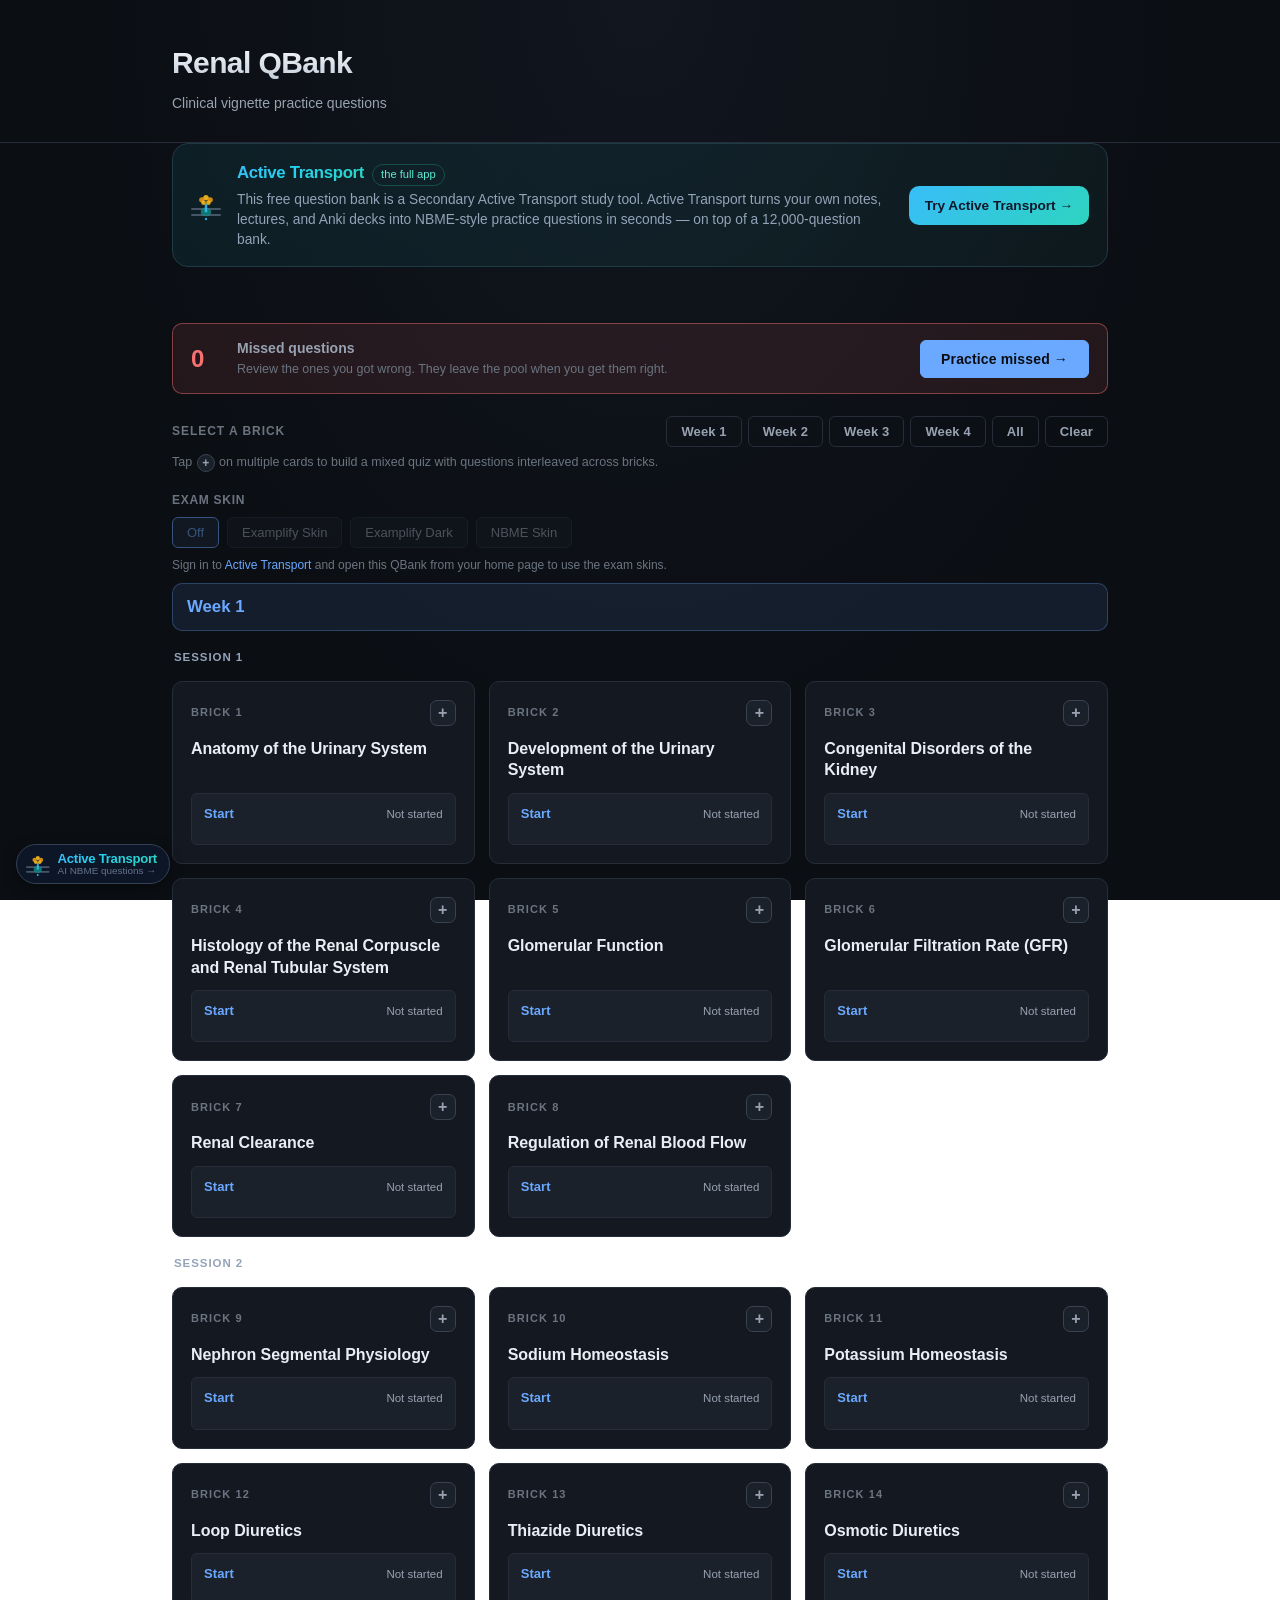
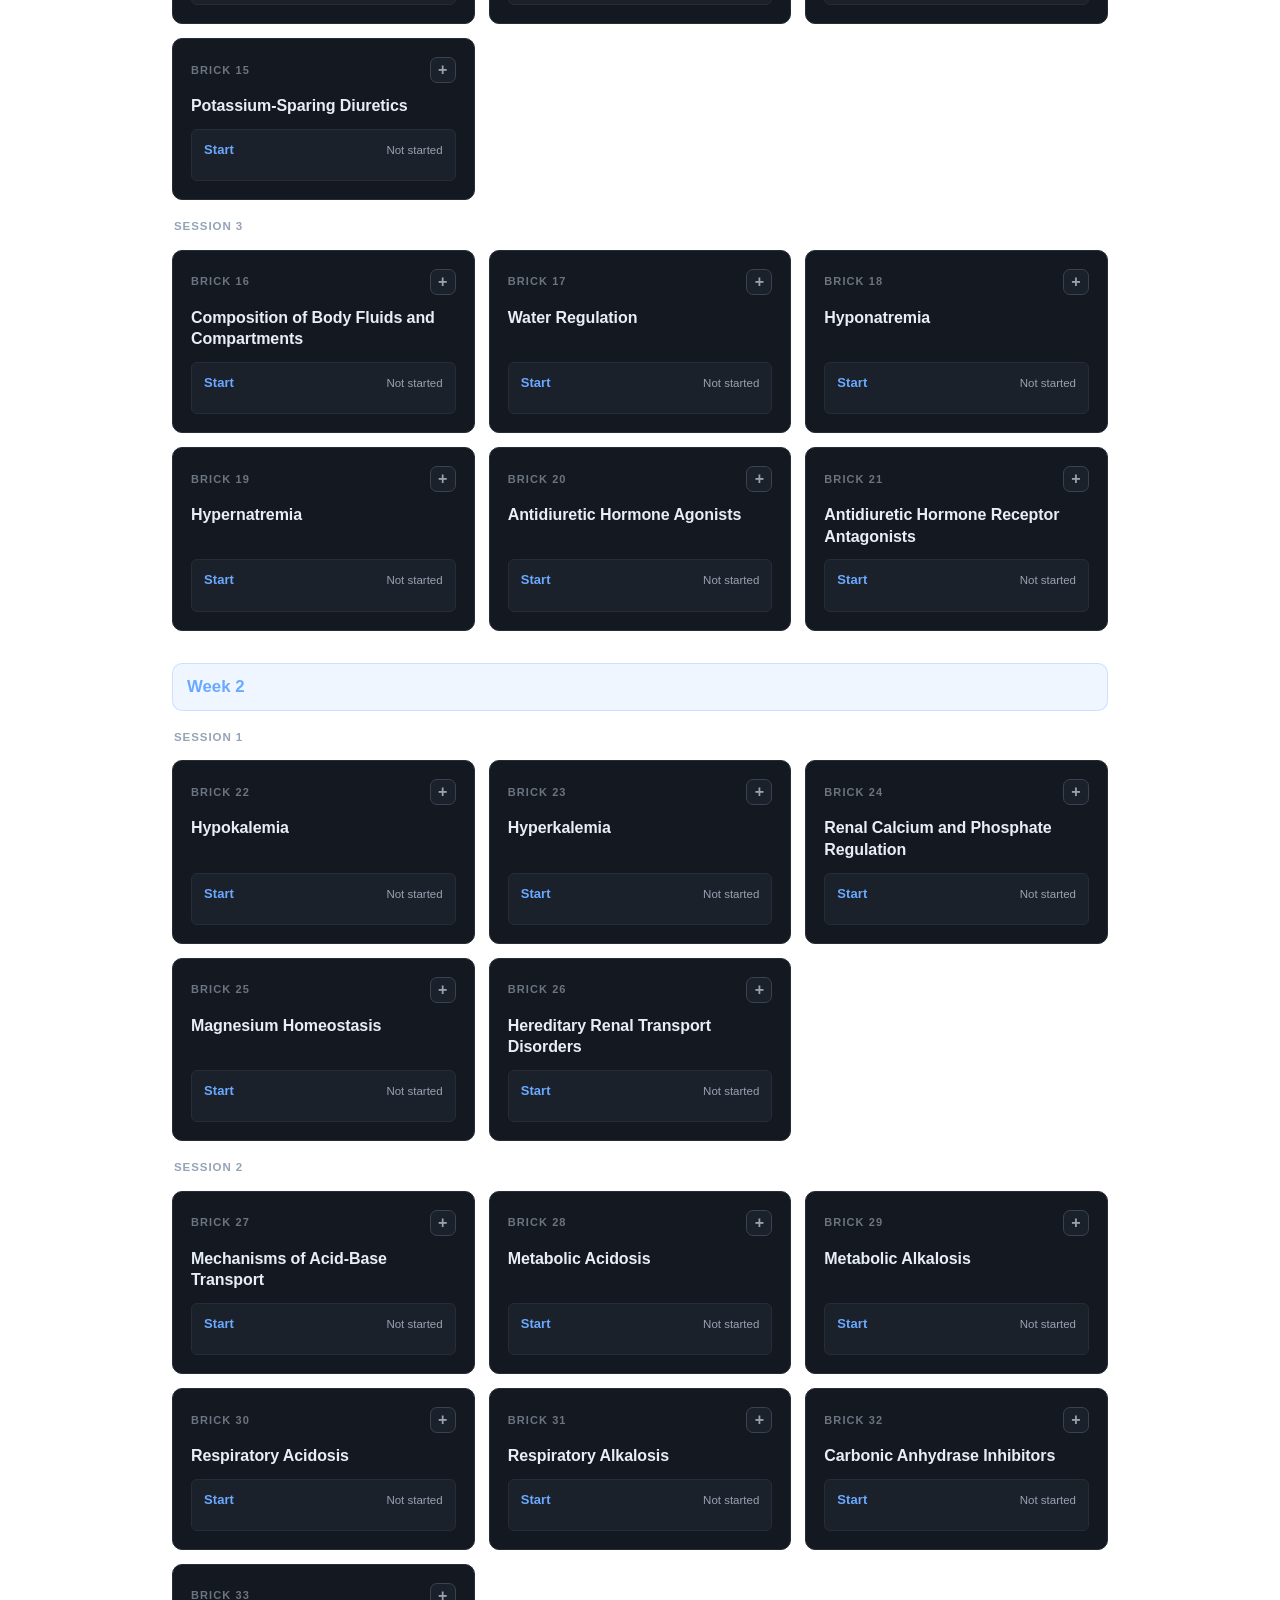
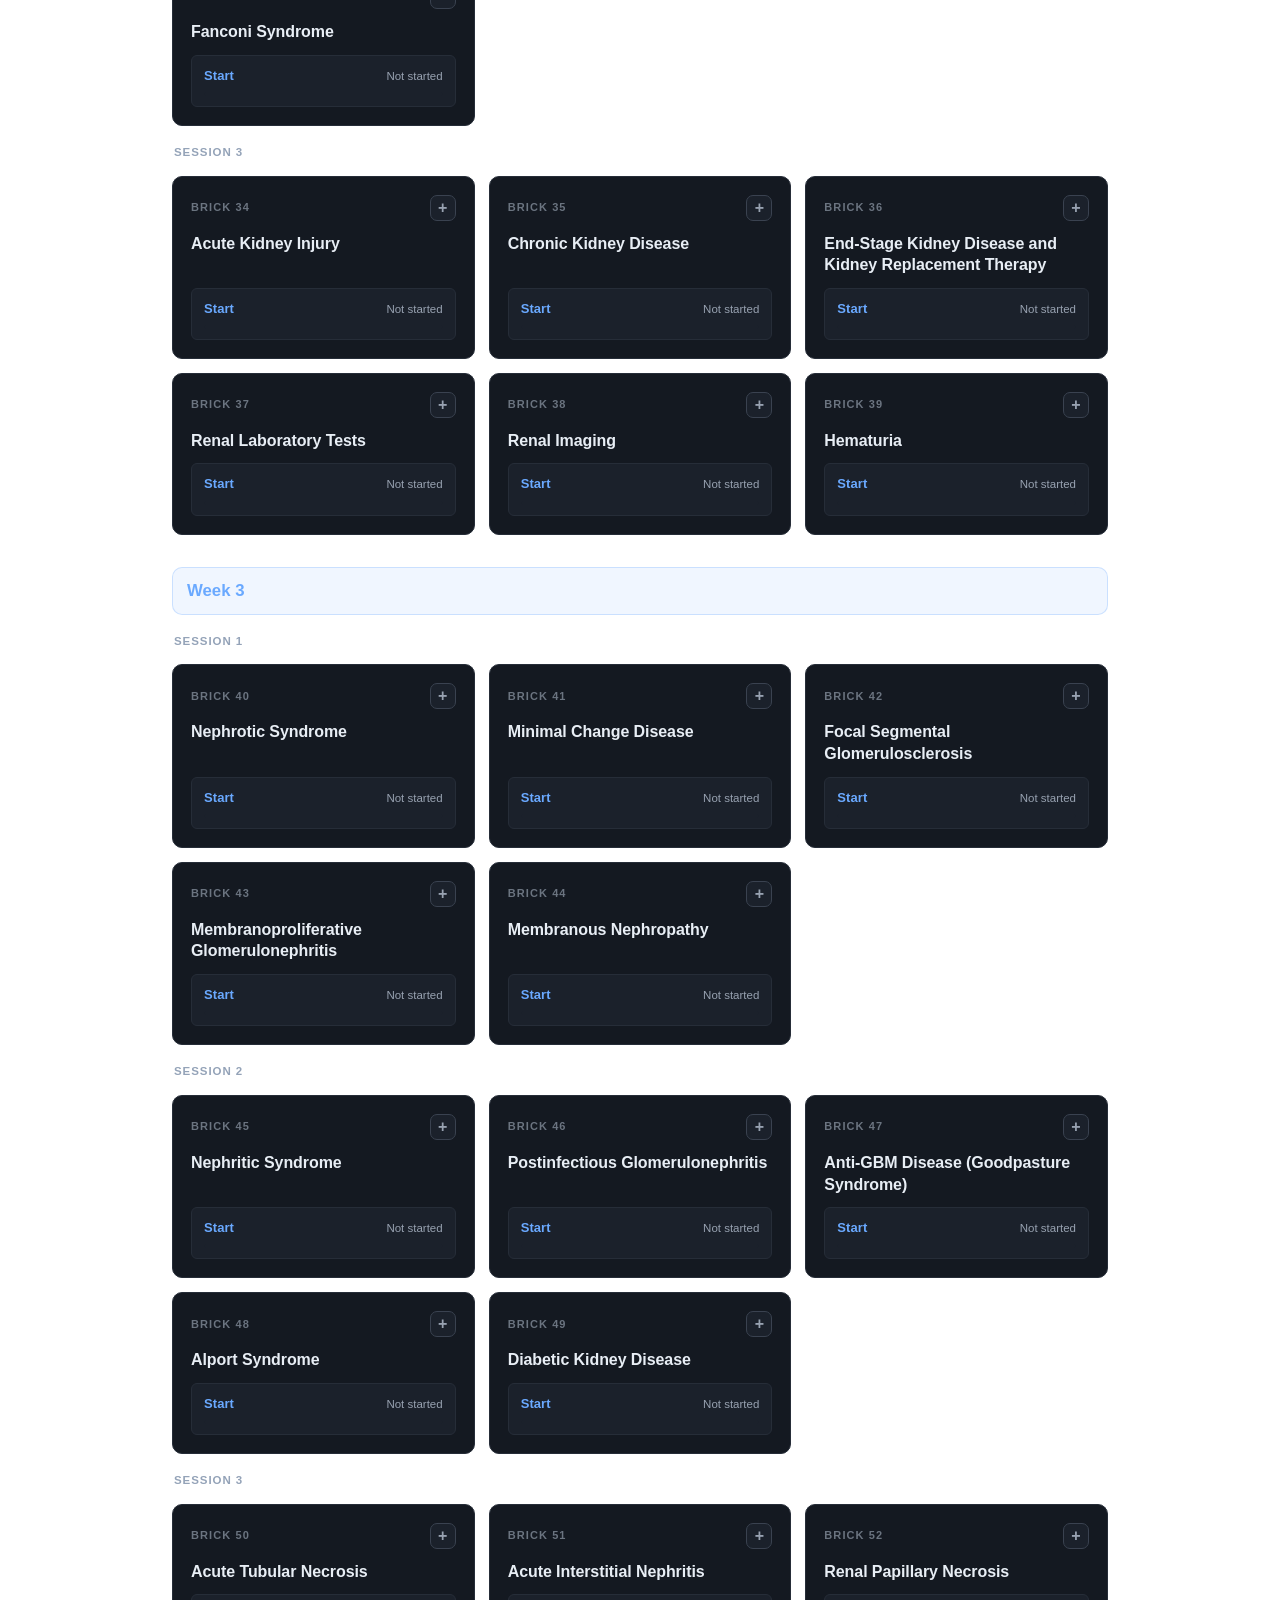
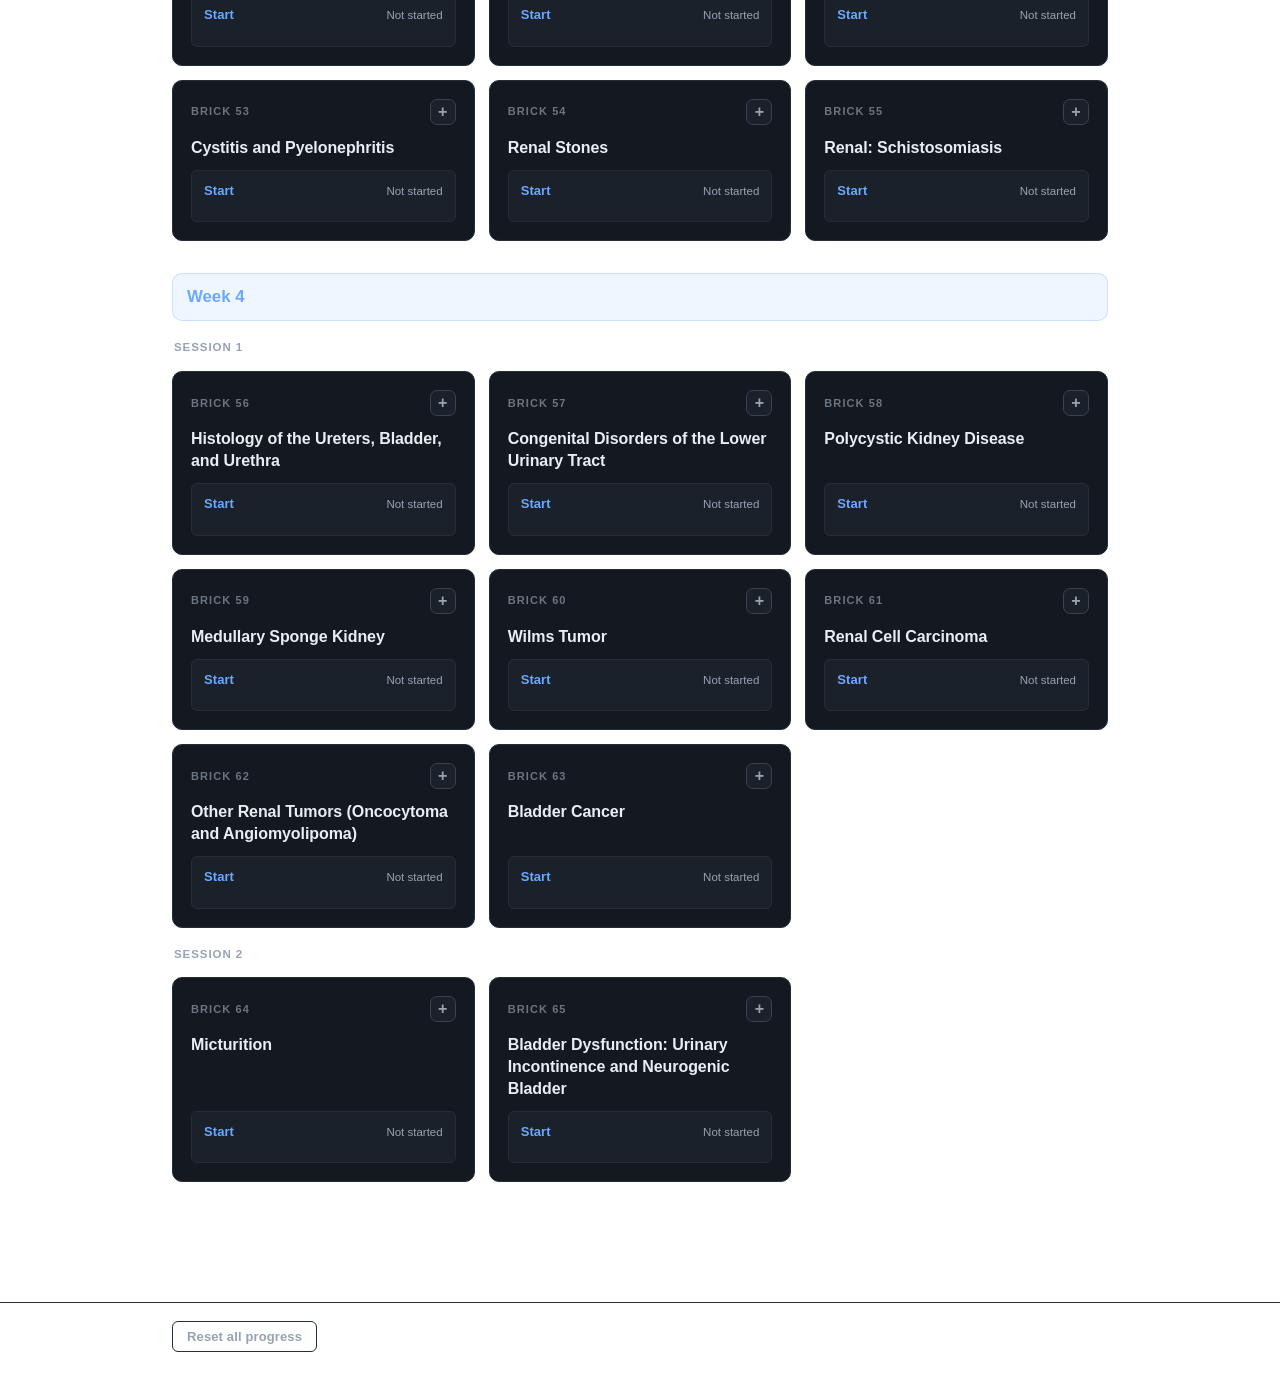
<file: index.html>
<!DOCTYPE html>
<html lang="en">
<head>
  <meta charset="UTF-8" />
  <meta name="viewport" content="width=device-width, initial-scale=1.0" />
  <title>Renal QBank</title>
  <link rel="stylesheet" href="style.css" />
  <link rel="stylesheet" href="skins.css" />
  <script defer src="https://activetransport.app/static/tool-track.js"></script>
  <script src="skins.js"></script>
</head>
<body>
  <header class="site-header">
    <div class="container">
      <h1 class="site-title">Renal QBank</h1>
      <p class="site-subtitle">Clinical vignette practice questions</p>
    </div>
  </header>

  <main class="container">
      <a class="at-card" href="https://activetransport.app" target="_blank" rel="noopener noreferrer"><span class="at-logo"><svg viewBox="0 0 120 112" style="display:block;width:100%;height:100%;overflow:visible"><rect x="0" y="68" width="120" height="8" rx="4" fill="#475569"/><rect x="0" y="92" width="120" height="8" rx="4" fill="#475569"/><ellipse cx="60" cy="84" rx="20" ry="16" fill="#0d7f76" opacity=".92" stroke="#38bdf8" stroke-width="1.4" stroke-opacity=".75"/><rect x="55" y="50" width="10" height="36" rx="5" fill="#38bdf8" opacity=".85"/><g class="atm-head"><ellipse cx="60" cy="37" rx="22" ry="16" fill="#fbbf24" opacity=".28"/><circle cx="60" cy="26" r="10.5" fill="#fbbf24" opacity=".85"/><circle cx="43" cy="35" r="10.5" fill="#f59e0b" opacity=".82"/><circle cx="77" cy="35" r="10.5" fill="#f59e0b" opacity=".82"/></g><circle class="atm-sub" cx="60" cy="112" r="4.5"/><g class="atm-head"><circle cx="50" cy="47" r="9" fill="#fbbf24" opacity=".82"/><circle cx="70" cy="47" r="9" fill="#fbbf24" opacity=".82"/></g></svg></span><span style="flex:1 1 auto;min-width:0"><span style="display:flex;align-items:baseline;gap:8px;flex-wrap:wrap"><span class="at-word" style="font-size:1.05rem">Active Transport</span><span style="font-size:.7rem;color:#5eead4;border:1px solid #164e46;border-radius:999px;padding:1px 8px">the full app</span></span><p>This free question bank is a Secondary Active Transport study tool. Active Transport turns your own notes, lectures, and Anki decks into NBME-style practice questions in seconds &mdash; on top of a 12,000-question bank.</p></span><span class="at-cta">Try Active Transport &rarr;</span></a>
    <section class="bricks-section">
      <div id="missed-banner" class="missed-banner" hidden>
        <div class="missed-banner-info">
          <span class="missed-banner-count" id="missed-count">0</span>
          <div class="missed-banner-text">
            <div class="missed-banner-title">Missed questions</div>
            <div class="missed-banner-sub">Review the ones you got wrong. They leave the pool when you get them right.</div>
          </div>
        </div>
        <button id="missed-start" class="btn" type="button">Practice missed →</button>
      </div>

      <div class="bricks-toolbar">
        <h2 class="section-title">Select a brick</h2>
        <div class="bricks-toolbar-actions">
          <button id="select-week-1" class="btn btn-ghost btn-small" type="button">Week 1</button>
          <button id="select-week-2" class="btn btn-ghost btn-small" type="button">Week 2</button>
          <button id="select-week-3" class="btn btn-ghost btn-small" type="button">Week 3</button>
          <button id="select-week-4" class="btn btn-ghost btn-small" type="button">Week 4</button>
          <button id="select-all" class="btn btn-ghost btn-small" type="button">All</button>
          <button id="select-clear" class="btn btn-ghost btn-small" type="button">Clear</button>
        </div>
      </div>
      <p class="bricks-hint">Tap <span class="bricks-hint-pill">+</span> on multiple cards to build a mixed quiz with questions interleaved across bricks.</p>
      <div id="skin-picker"></div>
      <div id="brick-grid" class="brick-grid"></div>
    </section>
  </main>

  <div id="mix-bar" class="mix-bar" hidden>
    <div class="container mix-bar-row">
      <div class="mix-bar-info">
        <span id="mix-count" class="mix-bar-count">0</span>
        <span class="mix-bar-label">selected · <span id="mix-q-count">0</span> questions</span>
      </div>
      <div class="mix-bar-actions">
        <button id="mix-clear" class="btn btn-ghost btn-small" type="button">Clear</button>
        <button id="mix-start" class="btn btn-small" type="button">Start mixed quiz →</button>
      </div>
    </div>
  </div>

  <footer class="site-footer">
    <div class="container">
      <button id="reset-all" class="btn btn-ghost btn-small" type="button">Reset all progress</button>
    </div>
  </footer>

  <script src="app.js"></script>
  <script>renderHome(); ATSkin.renderPicker(document.getElementById("skin-picker"));</script>
  <a class="at-badge" href="https://activetransport.app" target="_blank" rel="noopener noreferrer" title="Made by Active Transport — AI NBME questions from your notes"><span class="at-logo"><svg viewBox="0 0 120 112" style="display:block;width:100%;height:100%;overflow:visible"><rect x="0" y="68" width="120" height="8" rx="4" fill="#475569"/><rect x="0" y="92" width="120" height="8" rx="4" fill="#475569"/><ellipse cx="60" cy="84" rx="20" ry="16" fill="#0d7f76" opacity=".92" stroke="#38bdf8" stroke-width="1.4" stroke-opacity=".75"/><rect x="55" y="50" width="10" height="36" rx="5" fill="#38bdf8" opacity=".85"/><g class="atm-head"><ellipse cx="60" cy="37" rx="22" ry="16" fill="#fbbf24" opacity=".28"/><circle cx="60" cy="26" r="10.5" fill="#fbbf24" opacity=".85"/><circle cx="43" cy="35" r="10.5" fill="#f59e0b" opacity=".82"/><circle cx="77" cy="35" r="10.5" fill="#f59e0b" opacity=".82"/></g><circle class="atm-sub" cx="60" cy="112" r="4.5"/><g class="atm-head"><circle cx="50" cy="47" r="9" fill="#fbbf24" opacity=".82"/><circle cx="70" cy="47" r="9" fill="#fbbf24" opacity=".82"/></g></svg></span><span class="t"><span class="at-word" style="font-size:.82rem">Active Transport</span><small>AI NBME questions &rarr;</small></span></a>
</body>
</html>
</file>
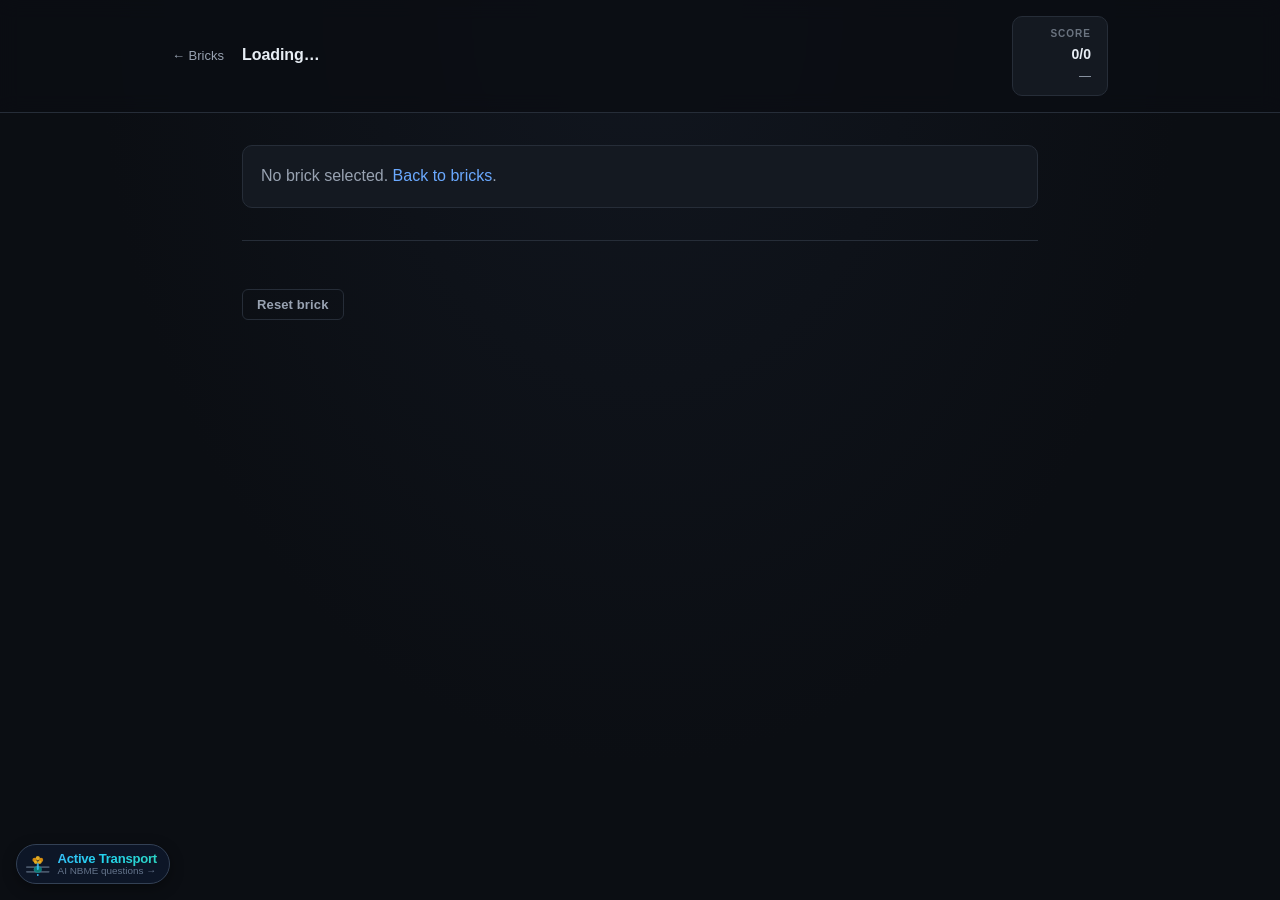
<file: quiz.html>
<!DOCTYPE html>
<html lang="en">
<head>
  <meta charset="UTF-8" />
  <meta name="viewport" content="width=device-width, initial-scale=1.0" />
  <title>Renal QBank &mdash; Quiz</title>
  <link rel="stylesheet" href="style.css" />
  <link rel="stylesheet" href="skins.css" />
  <script defer src="https://activetransport.app/static/tool-track.js"></script>
  <script src="skins.js"></script>
  <script>ATSkin.restore();</script>
</head>
<body>
  <header class="quiz-header">
    <div class="container quiz-header-row">
      <div class="quiz-header-left">
        <a href="index.html" class="back-link" aria-label="Back to bricks">&larr; Bricks</a>
        <div>
          <div class="quiz-brick-title-row">
            <span id="brick-title" class="quiz-brick-title">Loading&hellip;</span>
          </div>
          <div id="question-counter" class="quiz-counter"></div>
        </div>
      </div>
      <span id="exam-score" class="exam-score" aria-live="polite"></span>
      <div id="score-badge" class="score-badge" aria-live="polite">
        <span class="score-label">Score</span>
        <span id="score-fraction" class="score-fraction">0/0</span>
        <span id="score-percent" class="score-percent">&mdash;</span>
      </div>
    </div>
  </header>

  <main class="container quiz-main">
    <div id="exam-itembar" class="exam-itembar">
      <span id="exam-itemno" class="exam-itemno"></span>
      <button id="exam-flag" class="exam-flag" type="button"></button>
      <span class="exam-more" aria-hidden="true">&bull;&bull;&bull;</span>
    </div>
    <div id="question-area"></div>
    <div class="palette-rail">
      <span class="palette-head">FILTER &rsaquo;</span>
      <span class="palette-chev" data-dir="up" aria-hidden="true"></span>
      <div id="palette" class="palette" aria-label="Question navigation"></div>
      <span class="palette-chev" data-dir="down" aria-hidden="true"></span>
    </div>
    <div class="quiz-actions">
      <button id="reset-brick" class="btn btn-ghost btn-small" type="button">Reset brick</button>
    </div>
  </main>

  <div id="examfoot" class="examfoot">
    <span id="examfoot-count" class="examfoot-count"></span>
    <div class="examfoot-nav">
      <button id="examfoot-prev" type="button">Previous</button>
      <button id="examfoot-next" type="button">Next</button>
    </div>
  </div>

  <script src="app.js"></script>
  <script>renderQuiz();</script>
  <a class="at-badge" href="https://activetransport.app" target="_blank" rel="noopener noreferrer" title="Made by Active Transport — AI NBME questions from your notes"><span class="at-logo"><svg viewBox="0 0 120 112" style="display:block;width:100%;height:100%;overflow:visible"><rect x="0" y="68" width="120" height="8" rx="4" fill="#475569"/><rect x="0" y="92" width="120" height="8" rx="4" fill="#475569"/><ellipse cx="60" cy="84" rx="20" ry="16" fill="#0d7f76" opacity=".92" stroke="#38bdf8" stroke-width="1.4" stroke-opacity=".75"/><rect x="55" y="50" width="10" height="36" rx="5" fill="#38bdf8" opacity=".85"/><g class="atm-head"><ellipse cx="60" cy="37" rx="22" ry="16" fill="#fbbf24" opacity=".28"/><circle cx="60" cy="26" r="10.5" fill="#fbbf24" opacity=".85"/><circle cx="43" cy="35" r="10.5" fill="#f59e0b" opacity=".82"/><circle cx="77" cy="35" r="10.5" fill="#f59e0b" opacity=".82"/></g><circle class="atm-sub" cx="60" cy="112" r="4.5"/><g class="atm-head"><circle cx="50" cy="47" r="9" fill="#fbbf24" opacity=".82"/><circle cx="70" cy="47" r="9" fill="#fbbf24" opacity=".82"/></g></svg></span><span class="t"><span class="at-word" style="font-size:.82rem">Active Transport</span><small>AI NBME questions &rarr;</small></span></a>
</body>
</html>
</file>
<file: style.css>
:root {
  --bg: #0b0e13;
  --bg-elev: #141921;
  --bg-elev-2: #1b212b;
  --bg-elev-3: #232a36;
  --border: #262d38;
  --border-strong: #3a4250;
  --text: #e8eef5;
  --text-muted: #98a2b1;
  --text-faint: #6b7480;
  --accent: #6aa9ff;
  --accent-hover: #8dbdff;
  --accent-soft: rgba(106, 169, 255, 0.14);
  --correct: #4ade80;
  --correct-bg: rgba(74, 222, 128, 0.10);
  --correct-border: rgba(74, 222, 128, 0.45);
  --incorrect: #f87171;
  --incorrect-bg: rgba(248, 113, 113, 0.10);
  --incorrect-border: rgba(248, 113, 113, 0.45);
  --shadow-sm: 0 1px 2px rgba(0, 0, 0, 0.3);
  --shadow-md: 0 4px 14px rgba(0, 0, 0, 0.35);
  --shadow-glow: 0 0 0 3px rgba(106, 169, 255, 0.18);
  --radius: 10px;
  --radius-sm: 6px;
  --ease: cubic-bezier(0.4, 0, 0.2, 1);
  --ease-out: cubic-bezier(0.16, 1, 0.3, 1);
  --t-fast: 0.15s;
  --t-med: 0.28s;
  --t-slow: 0.45s;
}

* { box-sizing: border-box; }

html, body {
  margin: 0;
  padding: 0;
  background: radial-gradient(ellipse at top, #11161f 0%, var(--bg) 60%) fixed;
  color: var(--text);
  font-family: -apple-system, BlinkMacSystemFont, "Inter", "Segoe UI", "Helvetica Neue", Helvetica, Arial, sans-serif;
  font-size: 16px;
  line-height: 1.55;
  -webkit-font-smoothing: antialiased;
  -moz-osx-font-smoothing: grayscale;
}

a { color: var(--accent); text-decoration: none; transition: color var(--t-fast) var(--ease); }
a:hover { color: var(--accent-hover); }

button { font-family: inherit; }

:focus-visible {
  outline: none;
  box-shadow: var(--shadow-glow);
  border-radius: var(--radius-sm);
}

.container {
  max-width: 980px;
  margin: 0 auto;
  padding: 0 22px;
}

/* ============ Home ============ */
.site-header {
  border-bottom: 1px solid var(--border);
  padding: 40px 0 28px;
}
.site-title {
  margin: 0;
  font-size: 30px;
  font-weight: 650;
  letter-spacing: -0.02em;
  background: linear-gradient(180deg, #fff 0%, #b9c6d6 100%);
  -webkit-background-clip: text;
  background-clip: text;
  -webkit-text-fill-color: transparent;
}
.site-subtitle {
  margin: 6px 0 0;
  color: var(--text-muted);
  font-size: 14px;
}

.bricks-section { padding: 32px 0 120px; }

.missed-banner {
  display: flex;
  align-items: center;
  justify-content: space-between;
  gap: 18px;
  padding: 14px 18px;
  margin: 0 0 22px;
  background: var(--incorrect-bg);
  border: 1px solid var(--incorrect-border);
  border-radius: var(--radius);
  flex-wrap: wrap;
}
.missed-banner-info {
  display: flex;
  align-items: center;
  gap: 14px;
}
.missed-banner-count {
  font-size: 24px;
  font-weight: 700;
  color: var(--incorrect);
  font-variant-numeric: tabular-nums;
  min-width: 32px;
}
.missed-banner-title {
  font-size: 14px;
  font-weight: 600;
  color: var(--text-muted);
}
.missed-banner-sub {
  font-size: 12.5px;
  color: var(--text-faint);
}
.section-title {
  font-size: 12px;
  font-weight: 600;
  letter-spacing: 0.08em;
  text-transform: uppercase;
  color: var(--text-faint);
  margin: 0;
}
.bricks-toolbar {
  display: flex;
  justify-content: space-between;
  align-items: center;
  gap: 12px;
  flex-wrap: wrap;
  margin-bottom: 6px;
}
.bricks-toolbar-actions {
  display: flex;
  gap: 6px;
  flex-wrap: wrap;
}
.bricks-hint {
  margin: 0 0 18px;
  font-size: 12.5px;
  color: var(--text-faint);
}
.bricks-hint-pill {
  display: inline-flex;
  align-items: center;
  justify-content: center;
  width: 18px;
  height: 18px;
  border-radius: 50%;
  background: var(--bg-elev-2);
  border: 1px solid var(--border-strong);
  font-weight: 600;
  font-size: 12px;
  color: var(--text-muted);
  vertical-align: middle;
  margin: 0 1px;
}

.brick-grid {
  display: grid;
  grid-template-columns: repeat(auto-fill, minmax(270px, 1fr));
  gap: 14px;
}

.brick-card {
  display: flex;
  flex-direction: column;
  gap: 12px;
  padding: 18px;
  background: var(--bg-elev);
  border: 1px solid var(--border);
  border-radius: var(--radius);
  text-decoration: none;
  color: inherit;
  transition: border-color var(--t-med) var(--ease),
              transform var(--t-med) var(--ease-out),
              box-shadow var(--t-med) var(--ease),
              background var(--t-med) var(--ease);
  min-height: 124px;
  animation: cardEnter 0.5s var(--ease-out) backwards;
}
.brick-card:nth-child(1)  { animation-delay: 0.02s; }
.brick-card:nth-child(2)  { animation-delay: 0.04s; }
.brick-card:nth-child(3)  { animation-delay: 0.06s; }
.brick-card:nth-child(4)  { animation-delay: 0.08s; }
.brick-card:nth-child(5)  { animation-delay: 0.10s; }
.brick-card:nth-child(6)  { animation-delay: 0.12s; }
.brick-card:nth-child(7)  { animation-delay: 0.14s; }
.brick-card:nth-child(8)  { animation-delay: 0.16s; }
.brick-card:nth-child(9)  { animation-delay: 0.18s; }
.brick-card:nth-child(10) { animation-delay: 0.20s; }
.brick-card:nth-child(n+11) { animation-delay: 0.22s; }

@keyframes cardEnter {
  from { opacity: 0; transform: translateY(8px); }
  to   { opacity: 1; transform: translateY(0); }
}

.brick-card:hover {
  border-color: var(--border-strong);
}
.brick-card.disabled {
  opacity: 0.45;
  pointer-events: none;
}
.brick-card-top {
  display: flex;
  justify-content: space-between;
  align-items: center;
  gap: 8px;
}

/* Mix-select checkbox in card */
.mix-select {
  flex: 0 0 auto;
  width: 26px;
  height: 26px;
  border-radius: 7px;
  border: 1px solid var(--border-strong);
  background: var(--bg-elev-2);
  color: var(--text-muted);
  cursor: pointer;
  display: inline-flex;
  align-items: center;
  justify-content: center;
  font-size: 16px;
  font-weight: 700;
  line-height: 1;
  padding: 0;
  font-family: inherit;
  transition:
    border-color var(--t-fast) var(--ease),
    background var(--t-fast) var(--ease),
    color var(--t-fast) var(--ease),
    transform var(--t-fast) var(--ease);
}
.mix-select:hover {
  border-color: var(--accent);
  color: var(--accent);
  transform: scale(1.05);
}
.mix-select.selected {
  background: var(--accent);
  color: #0a0d13;
  border-color: var(--accent);
}
.brick-card.mix-selected {
  border-color: var(--accent);
  box-shadow: 0 0 0 1px var(--accent), var(--shadow-sm);
}

/* Sticky mix bar */
.mix-bar {
  position: fixed;
  left: 0;
  right: 0;
  bottom: 0;
  background: rgba(11, 14, 19, 0.92);
  backdrop-filter: blur(12px);
  -webkit-backdrop-filter: blur(12px);
  border-top: 1px solid var(--border-strong);
  z-index: 20;
  animation: mixBarIn 0.3s var(--ease-out);
}
@keyframes mixBarIn {
  from { transform: translateY(100%); opacity: 0; }
  to   { transform: translateY(0); opacity: 1; }
}
.mix-bar-row {
  display: flex;
  justify-content: space-between;
  align-items: center;
  gap: 12px;
  padding: 14px 22px;
  flex-wrap: wrap;
}
.mix-bar-info {
  display: flex;
  align-items: baseline;
  gap: 8px;
}
.mix-bar-count {
  font-size: 22px;
  font-weight: 700;
  color: var(--accent);
  font-variant-numeric: tabular-nums;
}
.mix-bar-label {
  font-size: 13px;
  color: var(--text-muted);
}
.mix-bar-actions {
  display: flex;
  gap: 8px;
}
.brick-number {
  font-size: 11px;
  color: var(--text-faint);
  font-weight: 700;
  letter-spacing: 0.1em;
  text-transform: uppercase;
}
.brick-status {
  font-size: 12px;
  color: var(--text-muted);
}
.brick-status.completed { color: var(--correct); font-weight: 600; }

.brick-title {
  font-size: 16px;
  font-weight: 600;
  margin: 0;
  line-height: 1.35;
  letter-spacing: -0.005em;
}

.brick-progress {
  margin-top: auto;
  display: flex;
  flex-direction: column;
  gap: 7px;
}
.progress-row {
  display: flex;
  justify-content: space-between;
  font-size: 12px;
  color: var(--text-muted);
  font-variant-numeric: tabular-nums;
}
.progress-bar {
  position: relative;
  width: 100%;
  height: 4px;
  background: var(--bg-elev-2);
  border-radius: 999px;
  overflow: hidden;
}
.progress-bar-fill {
  position: absolute;
  left: 0; top: 0; bottom: 0;
  background: linear-gradient(90deg, var(--accent), #8ab8ff);
  border-radius: inherit;
  transition: width var(--t-slow) var(--ease-out);
}

.site-footer {
  border-top: 1px solid var(--border);
  padding: 18px 0 30px;
}

/* ============ Quiz ============ */
.quiz-header {
  border-bottom: 1px solid var(--border);
  background: rgba(11, 14, 19, 0.85);
  backdrop-filter: blur(10px);
  -webkit-backdrop-filter: blur(10px);
  position: sticky;
  top: 0;
  z-index: 10;
}
.quiz-header-row {
  display: flex;
  justify-content: space-between;
  align-items: center;
  gap: 16px;
  padding: 16px 22px;
}
.quiz-header-left {
  display: flex;
  align-items: center;
  gap: 18px;
  min-width: 0;
}
.back-link {
  font-size: 13px;
  color: var(--text-muted);
  white-space: nowrap;
  display: inline-flex;
  align-items: center;
  gap: 4px;
  transition: color var(--t-fast) var(--ease), transform var(--t-fast) var(--ease);
}
.back-link:hover { color: var(--accent); transform: translateX(-1px); }

.quiz-brick-title {
  font-size: 16px;
  font-weight: 600;
  white-space: nowrap;
  overflow: hidden;
  text-overflow: ellipsis;
  letter-spacing: -0.005em;
}
.quiz-counter {
  font-size: 12px;
  color: var(--text-muted);
  font-variant-numeric: tabular-nums;
}
.score-badge {
  display: flex;
  flex-direction: column;
  align-items: flex-end;
  gap: 2px;
  padding: 9px 16px;
  background: var(--bg-elev);
  border: 1px solid var(--border);
  border-radius: var(--radius);
  min-width: 96px;
  transition: border-color var(--t-fast) var(--ease), transform var(--t-fast) var(--ease);
}
.score-badge.pulse { animation: scorePulse 0.55s var(--ease-out); }
@keyframes scorePulse {
  0%   { transform: scale(1); }
  35%  { transform: scale(1.045); border-color: var(--accent); }
  100% { transform: scale(1); }
}
.score-label {
  font-size: 10px;
  letter-spacing: 0.1em;
  text-transform: uppercase;
  color: var(--text-faint);
  font-weight: 600;
}
.score-fraction {
  font-size: 14px;
  font-weight: 600;
  font-variant-numeric: tabular-nums;
}
.score-percent {
  font-size: 12px;
  color: var(--text-muted);
  font-variant-numeric: tabular-nums;
}

.quiz-main {
  padding: 32px 22px 60px;
  max-width: 840px;
}

#question-area {
  animation: areaEnter 0.4s var(--ease-out) both;
}
#question-area.no-anim { animation: none; }

@keyframes areaEnter {
  from { opacity: 0; transform: translateY(6px); }
  to   { opacity: 1; transform: translateY(0); }
}

.question-stem {
  font-size: 17px;
  line-height: 1.7;
  margin: 0 0 22px;
  letter-spacing: -0.003em;
}

.choices { display: flex; flex-direction: column; gap: 10px; }

.choice {
  display: flex;
  gap: 14px;
  align-items: flex-start;
  padding: 14px 16px;
  background: var(--bg-elev);
  border: 1px solid var(--border);
  border-radius: var(--radius);
  cursor: pointer;
  transition:
    border-color var(--t-med) var(--ease),
    background var(--t-med) var(--ease),
    transform var(--t-fast) var(--ease),
    box-shadow var(--t-med) var(--ease);
  font-size: 15px;
  line-height: 1.55;
  text-align: left;
  width: 100%;
  color: inherit;
  font-family: inherit;
}
.choice:hover:not(:disabled):not(.locked) {
  border-color: var(--border-strong);
  background: var(--bg-elev-2);
  transform: translateY(-1px);
  box-shadow: var(--shadow-sm);
}
.choice:active:not(:disabled):not(.locked) { transform: translateY(0); }
.choice:disabled, .choice.locked { cursor: default; }

.choice-letter {
  flex: 0 0 auto;
  width: 24px;
  height: 24px;
  border-radius: 50%;
  border: 1px solid var(--border-strong);
  display: inline-flex;
  align-items: center;
  justify-content: center;
  font-size: 12px;
  font-weight: 600;
  color: var(--text-muted);
  transition: border-color var(--t-med) var(--ease),
              color var(--t-med) var(--ease),
              background var(--t-med) var(--ease);
}
.choice-body { flex: 1 1 auto; min-width: 0; }
.choice-text { display: block; }

/* Animated explanation reveal: grid-template-rows trick for auto-height */
.choice-explanation {
  display: grid;
  grid-template-rows: 0fr;
  margin-top: 0;
  padding-top: 0;
  border-top: 0 solid var(--border);
  opacity: 0;
  transition:
    grid-template-rows var(--t-slow) var(--ease-out),
    margin-top var(--t-slow) var(--ease-out),
    padding-top var(--t-slow) var(--ease-out),
    border-top-width var(--t-slow) var(--ease-out),
    opacity var(--t-med) var(--ease);
}
.choice-explanation-inner {
  overflow: hidden;
  min-height: 0;
  font-size: 13.5px;
  color: var(--text-muted);
  line-height: 1.6;
}
.choice.locked .choice-explanation {
  grid-template-rows: 1fr;
  margin-top: 10px;
  padding-top: 10px;
  border-top-width: 1px;
  opacity: 1;
  transition-delay: 0.05s;
}

/* No-anim: instantly apply locked state when navigating to an already-answered question */
.no-anim, .no-anim * {
  transition: none !important;
  animation: none !important;
}

.choice.locked.correct {
  border-color: var(--correct-border);
  background: var(--correct-bg);
}
.choice.locked.correct .choice-letter {
  border-color: var(--correct);
  color: var(--correct);
  background: rgba(74, 222, 128, 0.08);
}
.choice.locked.incorrect.selected {
  border-color: var(--incorrect-border);
  background: var(--incorrect-bg);
}
.choice.locked.incorrect.selected .choice-letter {
  border-color: var(--incorrect);
  color: var(--incorrect);
  background: rgba(248, 113, 113, 0.08);
}

.feedback-row {
  margin-top: 22px;
  display: flex;
  justify-content: space-between;
  align-items: center;
  gap: 12px;
  flex-wrap: wrap;
  animation: feedbackEnter 0.35s var(--ease-out) 0.1s backwards;
}
@keyframes feedbackEnter {
  from { opacity: 0; transform: translateY(6px); }
  to   { opacity: 1; transform: translateY(0); }
}
.feedback-text {
  font-size: 14px;
  font-weight: 600;
  letter-spacing: 0.01em;
}
.feedback-text.correct { color: var(--correct); }
.feedback-text.incorrect { color: var(--incorrect); }

.source-tag {
  display: inline-flex;
  align-items: center;
  gap: 6px;
  padding: 5px 10px;
  background: var(--bg-elev-2);
  border: 1px solid var(--border);
  border-radius: 999px;
  font-size: 11.5px;
  color: var(--text-muted);
  letter-spacing: 0.01em;
}
.source-tag-brick {
  font-weight: 700;
  color: var(--text);
  letter-spacing: 0.04em;
}

.btn {
  display: inline-flex;
  align-items: center;
  justify-content: center;
  padding: 10px 20px;
  border-radius: var(--radius-sm);
  border: 1px solid var(--accent);
  background: var(--accent);
  color: #0a0d13;
  font-weight: 600;
  font-size: 14px;
  cursor: pointer;
  font-family: inherit;
  transition:
    filter var(--t-fast) var(--ease),
    transform var(--t-fast) var(--ease),
    box-shadow var(--t-fast) var(--ease);
  letter-spacing: 0.01em;
}
.btn:hover {
  filter: brightness(1.08);
  transform: translateY(-1px);
  box-shadow: 0 4px 12px rgba(106, 169, 255, 0.25);
}
.btn:active { transform: translateY(0); }
.btn:disabled { opacity: 0.45; cursor: not-allowed; transform: none; box-shadow: none; }
.btn-ghost {
  background: transparent;
  color: var(--text-muted);
  border-color: var(--border);
}
.btn-ghost:hover { color: var(--text); border-color: var(--border-strong); box-shadow: none; }
.btn-small { padding: 7px 14px; font-size: 13px; }

/* Palette */
.palette {
  display: flex;
  flex-wrap: wrap;
  gap: 6px;
  margin: 32px 0 12px;
  padding-top: 22px;
  border-top: 1px solid var(--border);
}
.palette-btn {
  width: 32px;
  height: 32px;
  display: inline-flex;
  align-items: center;
  justify-content: center;
  font-size: 12px;
  font-weight: 600;
  background: var(--bg-elev);
  border: 1px solid var(--border);
  color: var(--text-muted);
  border-radius: var(--radius-sm);
  cursor: pointer;
  transition:
    border-color var(--t-fast) var(--ease),
    background var(--t-fast) var(--ease),
    color var(--t-fast) var(--ease),
    transform var(--t-fast) var(--ease);
  font-variant-numeric: tabular-nums;
}
.palette-btn:hover {
  border-color: var(--border-strong);
  color: var(--text);
  transform: translateY(-1px);
}
.palette-btn.current {
  border-color: var(--accent);
  color: var(--accent);
  background: var(--accent-soft);
}
.palette-btn.correct {
  background: var(--correct-bg);
  border-color: var(--correct-border);
  color: var(--correct);
}
.palette-btn.incorrect {
  background: var(--incorrect-bg);
  border-color: var(--incorrect-border);
  color: var(--incorrect);
}

.quiz-actions {
  margin-top: 26px;
  display: flex;
  gap: 12px;
}

/* End-of-brick summary */
.summary-card {
  padding: 36px 28px;
  background: var(--bg-elev);
  border: 1px solid var(--border);
  border-radius: var(--radius);
  text-align: center;
  box-shadow: var(--shadow-md);
  animation: summaryEnter 0.5s var(--ease-out) both;
}
@keyframes summaryEnter {
  from { opacity: 0; transform: translateY(8px) scale(0.98); }
  to   { opacity: 1; transform: translateY(0) scale(1); }
}
.summary-card h2 { margin: 0 0 8px; font-size: 22px; letter-spacing: -0.01em; }
.summary-score {
  font-size: 42px;
  font-weight: 700;
  margin: 16px 0 4px;
  letter-spacing: -0.02em;
  font-variant-numeric: tabular-nums;
  background: linear-gradient(180deg, var(--text) 0%, #9aabbe 100%);
  -webkit-background-clip: text;
  background-clip: text;
  -webkit-text-fill-color: transparent;
}
.summary-percent { color: var(--text-muted); margin-bottom: 22px; font-variant-numeric: tabular-nums; }
.summary-actions { display: flex; gap: 10px; justify-content: center; flex-wrap: wrap; }

/* Notice / loading */
.notice {
  padding: 18px;
  background: var(--bg-elev);
  border: 1px solid var(--border);
  border-radius: var(--radius);
  color: var(--text-muted);
}

/* ============ Brick start button (home cards) ============ */
.brick-start-btn {
  margin-top: auto;
  display: flex;
  flex-direction: column;
  gap: 6px;
  padding: 10px 12px;
  background: var(--bg-elev-2);
  border: 1px solid var(--border);
  border-radius: var(--radius-sm);
  text-decoration: none;
  color: inherit;
  transition:
    border-color var(--t-fast) var(--ease),
    background var(--t-fast) var(--ease),
    transform var(--t-fast) var(--ease);
}
a.brick-start-btn:hover {
  border-color: var(--accent);
  background: var(--bg-elev-3);
  transform: translateY(-1px);
  text-decoration: none;
}
.brick-start-row {
  display: flex;
  justify-content: space-between;
  align-items: baseline;
  gap: 10px;
}
.brick-start-label {
  font-size: 13px;
  font-weight: 600;
  letter-spacing: 0.005em;
  color: var(--accent);
}
.brick-start-stats {
  font-size: 11.5px;
  color: var(--text-muted);
  font-variant-numeric: tabular-nums;
}

.quiz-brick-title-row {
  display: flex;
  align-items: center;
  gap: 8px;
  flex-wrap: wrap;
}

/* ============ Labs table ============ */
.labs-card {
  margin: 0 0 22px;
  background: var(--bg-elev);
  border: 1px solid var(--border);
  border-radius: var(--radius);
  padding: 14px 16px 12px;
  animation: fadeUp 0.35s var(--ease-out) both;
}
@keyframes fadeUp {
  from { opacity: 0; transform: translateY(4px); }
  to   { opacity: 1; transform: translateY(0); }
}
.labs-title {
  font-size: 11px;
  font-weight: 700;
  letter-spacing: 0.1em;
  text-transform: uppercase;
  color: var(--text-faint);
  margin-bottom: 10px;
}
.labs-table {
  width: 100%;
  border-collapse: collapse;
  font-size: 14px;
  font-variant-numeric: tabular-nums;
}
.labs-table tr + tr td { border-top: 1px solid var(--border); }
.labs-table td {
  padding: 7px 6px;
  vertical-align: middle;
}
.labs-name {
  color: var(--text-muted);
  width: 38%;
}
.labs-value {
  color: var(--text);
  font-weight: 500;
  width: 32%;
  white-space: nowrap;
}
.labs-flag { font-weight: 700; margin-left: 4px; }
.labs-flag.flag-high { color: var(--incorrect); }
.labs-flag.flag-low  { color: var(--accent); }
.labs-ref {
  color: var(--text-faint);
  font-size: 12.5px;
  text-align: right;
  width: 30%;
}

/* ============ Diagrams ============ */
.diagram-card {
  margin: 0 0 22px;
  background: var(--bg-elev);
  border: 1px solid var(--border);
  border-radius: var(--radius);
  padding: 16px;
  animation: fadeUp 0.35s var(--ease-out) both;
  overflow-x: auto;
}
.diagram-card svg { max-width: 100%; height: auto; display: block; margin: 0 auto; }
.diagram-card .dgm-title {
  font-size: 11px;
  font-weight: 700;
  letter-spacing: 0.1em;
  text-transform: uppercase;
  color: var(--text-faint);
  margin-bottom: 10px;
  text-align: center;
}
.diagram-card .dgm-flow {
  display: grid;
  gap: 6px;
  font-family: ui-monospace, SFMono-Regular, Menlo, Consolas, monospace;
  font-size: 13.5px;
  color: var(--text);
  line-height: 1.6;
}
.diagram-card .dgm-row {
  display: flex;
  align-items: center;
  gap: 10px;
  flex-wrap: wrap;
}
.diagram-card .arrow-up { color: var(--incorrect); font-weight: 700; }
.diagram-card .arrow-dn { color: var(--accent); font-weight: 700; }
.diagram-card .pill {
  display: inline-block;
  padding: 2px 8px;
  border: 1px solid var(--border-strong);
  border-radius: 999px;
  font-size: 12px;
  background: var(--bg-elev-2);
  color: var(--text-muted);
}

/* ============ Choice tables (NBME ↑/↓ grids) ============ */
.choice-table-wrap {
  margin: 0 0 4px;
  overflow-x: auto;
  border-radius: var(--radius);
  border: 1px solid var(--border);
  animation: fadeUp 0.35s var(--ease-out) both;
}
.choice-table {
  width: 100%;
  border-collapse: collapse;
  font-size: 14px;
  background: var(--bg-elev);
}
.choice-table thead th {
  font-size: 11px;
  letter-spacing: 0.06em;
  text-transform: uppercase;
  font-weight: 600;
  color: var(--text-faint);
  text-align: left;
  padding: 11px 14px;
  border-bottom: 1px solid var(--border);
  background: var(--bg-elev-2);
  white-space: nowrap;
}
.ct-row {
  cursor: pointer;
  transition:
    background var(--t-fast) var(--ease),
    transform var(--t-fast) var(--ease);
}
.ct-row td {
  padding: 14px;
  border-top: 1px solid var(--border);
  vertical-align: middle;
}
.ct-row:hover:not(.locked) {
  background: var(--bg-elev-2);
}
.ct-letter {
  font-weight: 700;
  color: var(--text-muted);
  width: 38px;
  text-align: center;
  font-size: 13px;
  font-variant-numeric: tabular-nums;
}
.ct-cell { color: var(--text); }

.ct-arrow {
  font-weight: 700;
  font-size: 18px;
  font-variant-numeric: tabular-nums;
  letter-spacing: -0.04em;
}
.ct-up { color: var(--incorrect); }
.ct-down { color: var(--accent); }
.ct-unchanged {
  color: var(--text-muted);
  font-style: italic;
  font-size: 13px;
}

.ct-row.locked { cursor: default; }
.ct-row.locked.correct { background: var(--correct-bg); }
.ct-row.locked.correct .ct-letter { color: var(--correct); }
.ct-row.locked.incorrect.selected { background: var(--incorrect-bg); }
.ct-row.locked.incorrect.selected .ct-letter { color: var(--incorrect); }

.table-explanations {
  margin: 18px 0 0;
  display: flex;
  flex-direction: column;
  gap: 8px;
  animation: fadeUp 0.4s var(--ease-out) both;
}
.table-exp-item {
  display: flex;
  gap: 12px;
  align-items: flex-start;
  padding: 11px 14px;
  background: var(--bg-elev);
  border: 1px solid var(--border);
  border-radius: var(--radius-sm);
  font-size: 13.5px;
  color: var(--text-muted);
  line-height: 1.55;
}
.table-exp-item.correct {
  border-color: var(--correct-border);
  background: var(--correct-bg);
}
.table-exp-item.incorrect {
  border-color: var(--incorrect-border);
  background: var(--incorrect-bg);
}
.table-exp-letter {
  flex: 0 0 auto;
  width: 22px;
  height: 22px;
  border-radius: 50%;
  border: 1px solid var(--border-strong);
  display: inline-flex;
  align-items: center;
  justify-content: center;
  font-size: 11px;
  font-weight: 700;
  color: var(--text-muted);
}
.table-exp-item.correct .table-exp-letter {
  border-color: var(--correct);
  color: var(--correct);
}
.table-exp-item.incorrect .table-exp-letter {
  border-color: var(--incorrect);
  color: var(--incorrect);
}
.table-exp-text { flex: 1 1 auto; }

@media (max-width: 600px) {
  .choice-table thead th { padding: 9px 10px; font-size: 10px; }
  .ct-row td { padding: 11px 10px; }
  .ct-letter { width: 30px; }
  .ct-arrow { font-size: 16px; }
  .site-header { padding: 28px 0 22px; }
  .site-title { font-size: 26px; }
  .quiz-header-row { flex-wrap: wrap; padding: 14px 18px; }
  .score-badge { min-width: auto; padding: 7px 12px; }
  .score-fraction { font-size: 13px; }
  .quiz-main { padding: 24px 18px 50px; }
  .question-stem { font-size: 16px; }
  .choice { font-size: 14.5px; padding: 13px 14px; }
  .palette-btn { width: 30px; height: 30px; font-size: 11.5px; }
}

@media (prefers-reduced-motion: reduce) {
  *, *::before, *::after {
    animation-duration: 0.01ms !important;
    animation-iteration-count: 1 !important;
    transition-duration: 0.01ms !important;
  }
}


/* ===== Active Transport branding (Secondary Active Transport) ===== */
@keyframes atmRot{0%,2%{transform:rotate(0deg)}7%{transform:rotate(90deg)}10%{transform:rotate(90deg)}14%,35%{transform:rotate(120deg)}40%{transform:rotate(210deg)}43%{transform:rotate(210deg)}47%,68%{transform:rotate(240deg)}73%{transform:rotate(330deg)}76%{transform:rotate(330deg)}80%,100%{transform:rotate(360deg)}}
@keyframes atmSub{0%{transform:translate(0,0);opacity:0;fill:#38bdf8}6%{transform:translate(0,-2px);opacity:1;fill:#38bdf8}24%{transform:translate(0,-10px);opacity:1;fill:#38bdf8}28%{transform:translate(0,-16px);opacity:0;fill:#38bdf8}44%{transform:translate(0,-46px);opacity:0;fill:#38bdf8}50%{transform:translate(0,-58px);opacity:0;fill:#f97316}55%{transform:translate(0,-66px);opacity:0;fill:#f97316}59%{transform:translate(0,-72px);opacity:1;fill:#f97316}72%{transform:translate(8px,-88px);opacity:1;fill:#f97316}86%{transform:translate(18px,-102px);opacity:1;fill:#f97316}100%{transform:translate(26px,-116px) scale(.8);opacity:0;fill:#f97316}}
.atm-head{transform-box:view-box;transform-origin:60px 35.75px;animation:atmRot 3.6s infinite}
.atm-sub{fill:#38bdf8;transform-box:fill-box;transform-origin:center;animation:atmSub 3.6s linear infinite}
@media (prefers-reduced-motion:reduce){.atm-head{animation:none}
.atm-sub{animation:none;transform:translateY(-6px);opacity:1}}
.at-logo { display:inline-block; width:30px; height:28px; flex-shrink:0; }
.at-badge .at-logo { width:23.6px; height:22px; }
.at-word { background:linear-gradient(135deg,#38bdf8,#22d3ee 45%,#2dd4bf); -webkit-background-clip:text; background-clip:text; -webkit-text-fill-color:transparent; font-weight:800; letter-spacing:-.02em; }
.at-badge { position:fixed; left:16px; bottom:16px; z-index:50; display:flex; align-items:center; gap:8px; padding:7px 12px 7px 9px; border-radius:999px; background:rgba(15,23,42,.92); border:1px solid #334155; text-decoration:none; backdrop-filter:blur(6px); box-shadow:0 4px 14px rgba(0,0,0,.35); transition:transform .15s ease, box-shadow .15s ease; }
.at-badge:hover { transform:translateY(-1px); box-shadow:0 6px 20px rgba(34,211,238,.18); }
.at-badge .t { display:flex; flex-direction:column; line-height:1.05; }
.at-badge .t small { font-size:.62rem; color:#64748b; }
.at-card { display:flex; align-items:center; gap:16px; margin:0 0 24px; padding:16px 18px; border-radius:16px; text-decoration:none; background:linear-gradient(135deg,rgba(34,211,238,.08),rgba(45,212,191,.05)); border:1px solid #1e3a44; }
.at-card .at-cta { flex-shrink:0; white-space:nowrap; padding:9px 16px; border-radius:10px; font-size:.85rem; font-weight:600; color:#0f172a; background:linear-gradient(135deg,#38bdf8,#2dd4bf); transition:transform .15s ease; }
.at-card:hover .at-cta { transform:translateY(-1px); }
.at-card p { margin:4px 0 0; font-size:.86rem; color:#94a3b8; line-height:1.45; }
@media (max-width:640px){ .at-card{flex-direction:column;align-items:flex-start} .at-badge .t{display:none} }

/* Week / Session headers in the brick grid (class schedule order) */
.grid-week { grid-column: 1 / -1; margin-top: 18px; padding: 10px 14px; border-radius: 10px;
  font-weight: 800; font-size: 1.05rem; color: var(--accent, #38bdf8);
  background: color-mix(in srgb, var(--accent, #38bdf8) 10%, transparent);
  border: 1px solid color-mix(in srgb, var(--accent, #38bdf8) 28%, transparent); }
.grid-week:first-child { margin-top: 0; }
.grid-session { grid-column: 1 / -1; margin: 4px 2px 0; font-size: .72rem; font-weight: 700;
  letter-spacing: .08em; text-transform: uppercase; color: var(--muted, #94a3b8); }
</file>
<file: skins.css>
/* ============================================================================
   EXAM SKINS — Renal QBank

   The same feature as the React QBanks, written against this repo's own
   markup: everything hangs off [data-skin] on <html>. The QBank is dark by
   default, so each skin first re-points the theme variables and then supplies
   the chrome — Examplify's left question palette and pale blue navigation bar,
   or NBME's slim item bar and navy strip.

   No third-party logos, wordmarks or icons: this is a resemblance of layout,
   which is what makes practice feel real, and nothing is copied from either
   product.
   ========================================================================== */

/* Exam chrome lives in the DOM at all times so the quiz code can keep it
   updated; without a skin it simply isn't shown. */
.exam-itembar,
.examfoot { display: none; }

/* --------------------------------------------------------- shared, skinned --- */
html[data-skin] .exam-itembar {
  display: flex;
  align-items: center;
  gap: 16px;
  flex-wrap: wrap;
  margin: 0 0 16px;
}
html[data-skin] .exam-itemno { font-weight: 600; }
html[data-skin] .exam-flag { cursor: pointer; font-family: inherit; }

html[data-skin] .examfoot {
  display: flex;
  align-items: center;
  justify-content: space-between;
  gap: 16px;
  position: fixed;
  bottom: 0;
  left: 0;
  right: 0;
  z-index: 20;
  padding: 12px 22px 12px 200px; /* clears the Active Transport badge */
}
html[data-skin] .examfoot-nav { display: flex; gap: 12px; }
html[data-skin] .examfoot button {
  min-width: 120px;
  padding: 10px 18px;
  cursor: pointer;
  font-weight: 600;
  font-family: inherit;
  font-size: 0.92rem;
}
html[data-skin] .examfoot button:disabled { cursor: not-allowed; }

/* The header's back link, score badge and counter are the QBank's own
   furniture; in exam mode the chrome carries the same information. */
html[data-skin] .quiz-header .back-link,
html[data-skin] .score-badge,
html[data-skin] .quiz-counter,
html[data-skin] .quiz-actions { display: none; }
html[data-skin] .quiz-main { padding-bottom: 110px; }
html[data-skin] #question-area { animation: none; }
/* The default theme paints a dark radial glow on <html>; on a light field it
   reads as a smudge behind the page, so both skins paint it out. */
html[data-skin] { background: #ffffff; }
/* Exam chrome runs edge to edge, not inside the reading column. */
html[data-skin] .quiz-header .container { max-width: none; }

/* --------------------------------------------------------------- Examplify ---
   Laptop-testing look: light field, dark slate top bar with a green rule, a
   numbered palette down the left, pill answers, pale blue navigation bar. */
html[data-skin='examplify'] {
  --bg: #ffffff;
  --bg-elev: #eceff1;
  --bg-elev-2: #e4eaed;
  --bg-elev-3: #dde4e8;
  --border: #d7dde0;
  --border-strong: #b9c3c9;
  --text: #1c2226;
  --text-muted: #546e7a;
  --text-faint: #78909c;
  --accent: #2196f3;
  --accent-soft: rgba(33, 150, 243, 0.10);
  --radius: 999px;
  --radius-sm: 4px;
}
html[data-skin='examplify'] body {
  background: #ffffff;
  color: #1c2226;
  font-family: 'Segoe UI', Roboto, Arial, sans-serif;
}
html[data-skin='examplify'] .quiz-header {
  background: #26333d;
  border-bottom: 3px solid #4caf50;
  backdrop-filter: none;
  -webkit-backdrop-filter: none;
}
html[data-skin='examplify'] .quiz-brick-title {
  color: #eceff1;
  text-transform: uppercase;
  letter-spacing: 0.06em;
  font-size: 0.88rem;
}
html[data-skin='examplify'] .quiz-header-row { padding: 12px 22px; }

html[data-skin='examplify'] .quiz-main {
  padding-left: 118px;
  max-width: 1000px;
}
html[data-skin='examplify'] .question-stem { color: #1c2226; }

html[data-skin='examplify'] .exam-itemno { font-size: 1.1rem; color: #263238; }
html[data-skin='examplify'] .exam-flag {
  background: #f5a623;
  color: #fff;
  border: 0;
  border-radius: 999px;
  padding: 9px 20px;
  font-size: 0.8rem;
  font-weight: 700;
  letter-spacing: 0.03em;
}
html[data-skin='examplify'] .exam-flag.on { background: #ef8f00; }

html[data-skin='examplify'] .choices::before {
  content: 'Answers';
  display: block;
  margin-bottom: 4px;
  font-size: 0.95rem;
  color: #37474f;
}
html[data-skin='examplify'] .choice {
  background: #eceff1;
  border: 2px solid transparent;
  border-radius: 999px;
  padding: 14px 22px;
}
html[data-skin='examplify'] .choice:hover:not(:disabled):not(.locked) {
  background: #e4eaed;
  border-color: transparent;
  transform: none;
}
html[data-skin='examplify'] .choice-letter {
  background: transparent;
  border: 0;
  color: #37474f;
  font-weight: 500;
}
html[data-skin='examplify'] .choice-text { color: #1c2226; }
html[data-skin='examplify'] .choice.locked.correct {
  background: #ffffff;
  border-color: #2196f3;
}
html[data-skin='examplify'] .choice.locked.incorrect.selected {
  background: #fdecea;
  border-color: #e57373;
}

/* The palette becomes the left rail. */
html[data-skin='examplify'] .palette {
  position: fixed;
  top: 56px;
  bottom: 58px;
  left: 0;
  width: 76px;
  z-index: 15;
  margin: 0;
  padding: 14px 0;
  border-top: 0;
  border-right: 1px solid #d7dde0;
  background: #f4f6f7;
  flex-wrap: nowrap;
  flex-direction: column;
  align-items: center;
  gap: 12px;
  overflow-y: auto;
}
html[data-skin='examplify'] .palette::-webkit-scrollbar { width: 6px; }
html[data-skin='examplify'] .palette::-webkit-scrollbar-thumb {
  background: #c3ccd1;
  border-radius: 3px;
}
html[data-skin='examplify'] .palette-btn {
  width: 38px;
  height: 38px;
  flex: none;
  border-radius: 50%;
  border: 1.5px solid #cfd8dc;
  background: transparent;
  color: #62727b;
  font-size: 0.92rem;
  font-weight: 500;
}
html[data-skin='examplify'] .palette-btn:hover { transform: none; color: #37474f; }
html[data-skin='examplify'] .palette-btn.correct,
html[data-skin='examplify'] .palette-btn.incorrect {
  border-color: #2196f3;
  color: #1976d2;
  background: transparent;
}
html[data-skin='examplify'] .palette-btn.current {
  background: #2196f3;
  border-color: #2196f3;
  color: #fff;
  font-weight: 700;
}

html[data-skin='examplify'] .examfoot {
  background: #dbeaf5;
  border-top: 1px solid #b9d3e6;
}
html[data-skin='examplify'] .examfoot-count {
  color: #37474f;
  font-size: 0.78rem;
  font-weight: 700;
  letter-spacing: 0.06em;
}
html[data-skin='examplify'] .examfoot button {
  border: 0;
  border-radius: 3px;
  background: #2196f3;
  color: #ffffff;
}
html[data-skin='examplify'] .examfoot button:disabled {
  background: #cfd8dc;
  color: #90a4ae;
}

/* -------------------------------------------------------------------- NBME ---
   Board-exam look: white field, narrow measure, navy slab top and bottom,
   plain radio rows, Arial, and no palette. */
html[data-skin='nbme'] {
  --bg: #ffffff;
  --bg-elev: #ffffff;
  --bg-elev-2: #f4f7fa;
  --bg-elev-3: #eef4fb;
  --border: #d7dde3;
  --border-strong: #9aa8b5;
  --text: #111418;
  --text-muted: #4a5560;
  --text-faint: #6b7785;
  --accent: #1b3a5c;
  --accent-soft: rgba(27, 58, 92, 0.08);
  --radius: 2px;
  --radius-sm: 2px;
}
html[data-skin='nbme'] body {
  background: #ffffff;
  color: #111418;
  font-family: Arial, Helvetica, sans-serif;
}
html[data-skin='nbme'] .quiz-header {
  background: #1b3a5c;
  border-bottom: 3px solid #0e2439;
  backdrop-filter: none;
  -webkit-backdrop-filter: none;
}
html[data-skin='nbme'] .quiz-brick-title { color: #ffffff; font-size: 0.95rem; }
html[data-skin='nbme'] .quiz-header-row { padding: 12px 22px; }

html[data-skin='nbme'] .palette { display: none; }
html[data-skin='nbme'] .quiz-main { max-width: 780px; margin: 0 auto; }
html[data-skin='nbme'] .question-stem {
  color: #111418;
  font-size: 1.02rem;
  line-height: 1.65;
  margin-top: 26px;
}

html[data-skin='nbme'] .exam-itembar {
  border-bottom: 1px solid #d7dde3;
  padding-bottom: 10px;
}
html[data-skin='nbme'] .exam-itemno { font-size: 0.95rem; color: #1b3a5c; }
html[data-skin='nbme'] .exam-flag {
  background: transparent;
  border: 1px solid #9aa8b5;
  border-radius: 2px;
  padding: 5px 12px;
  font-size: 0.8rem;
  color: #1b3a5c;
}
html[data-skin='nbme'] .exam-flag.on { background: #fff3cd; border-color: #d3a029; }

html[data-skin='nbme'] .choices { gap: 2px; }
html[data-skin='nbme'] .choice {
  background: transparent;
  border: 0;
  border-radius: 0;
  padding: 7px 4px;
}
html[data-skin='nbme'] .choice:hover:not(:disabled):not(.locked) {
  background: #eef4fb;
  transform: none;
}
html[data-skin='nbme'] .choice-letter {
  background: #ffffff;
  color: #111418;
  border: 1.5px solid #6b7785;
  border-radius: 50%;
  width: 1.35rem;
  height: 1.35rem;
  font-size: 0.78rem;
  margin-top: 0.15rem;
}
html[data-skin='nbme'] .choice-text { color: #111418; line-height: 1.55; }
html[data-skin='nbme'] .choice.locked.correct {
  background: #eef7ee;
  border: 0;
}
html[data-skin='nbme'] .choice.locked.incorrect.selected {
  background: #fdecea;
  border: 0;
}

html[data-skin='nbme'] .examfoot {
  background: #1b3a5c;
  border-top: 3px solid #0e2439;
}
html[data-skin='nbme'] .examfoot-count {
  color: #cfe0f0;
  font-size: 0.78rem;
  letter-spacing: 0.04em;
}
html[data-skin='nbme'] .examfoot button {
  border: 1px solid #7fa3c4;
  border-radius: 2px;
  background: #2c5c8f;
  color: #ffffff;
}
html[data-skin='nbme'] .examfoot button:disabled {
  background: #24466b;
  color: #7d94ab;
  border-color: #3d6489;
}

/* ------------------------------------------------------- the skin picker --- */
.skin-picker { margin: 0 0 8px; }
.skin-picker-label {
  display: block;
  font-size: 12px;
  font-weight: 600;
  letter-spacing: 0.06em;
  text-transform: uppercase;
  color: var(--text-faint);
  margin-bottom: 8px;
}
.skin-picker-row { display: flex; gap: 8px; flex-wrap: wrap; }
.skin-btn {
  padding: 7px 14px;
  font-size: 13px;
  font-family: inherit;
  color: var(--text-muted);
  background: var(--bg-elev);
  border: 1px solid var(--border);
  border-radius: var(--radius-sm);
  cursor: pointer;
  transition: border-color var(--t-fast) var(--ease), color var(--t-fast) var(--ease);
}
.skin-btn:hover:not(:disabled) { border-color: var(--border-strong); color: var(--text); }
.skin-btn.active {
  border-color: var(--accent);
  color: var(--accent);
  background: var(--accent-soft);
}
.skin-btn:disabled { opacity: 0.45; cursor: not-allowed; }
.skin-picker-note { font-size: 12px; color: var(--text-faint); margin: 8px 0 0; }
.skin-picker-note a { color: var(--accent); }

@media (max-width: 720px) {
  html[data-skin='examplify'] .palette { display: none; }
  html[data-skin='examplify'] .quiz-main { padding-left: 22px; }
  html[data-skin] .examfoot { padding-left: 22px; justify-content: flex-end; }
  html[data-skin] .examfoot-count { display: none; }
  html[data-skin] .examfoot button { min-width: 92px; }
}

/* ============================================================================
   FIDELITY PASS — the same corrections made to the React QBanks, written
   against this repo's markup: navy on near-white, an outlined flag pill that
   only fills once flagged, filled palette discs, full-round answer pills with
   the eye at the right, and a pale footer with pill buttons.
   ========================================================================== */

/* The rail wrapper is a plain container until a skin turns it into chrome. */
.palette-head,
.palette-chev,
.exam-more { display: none; }

html[data-skin='examplify'] {
  --exam-navy: #1b4f72;
  --exam-navy-deep: #16405c;
  --exam-ink: #16232c;
}

html[data-skin='examplify'] .exam-itembar { padding: 4px 0 18px; margin-bottom: 0; }
html[data-skin='examplify'] .exam-itemno {
  font-size: 0.95rem;
  font-weight: 700;
  color: var(--exam-ink);
  display: inline-flex;
  align-items: center;
  gap: 10px;
}
html[data-skin='examplify'] .exam-itemno::after {
  content: '';
  width: 8px;
  height: 8px;
  border-right: 2px solid var(--exam-ink);
  border-bottom: 2px solid var(--exam-ink);
  transform: translateY(-3px) rotate(45deg);
}
html[data-skin='examplify'] .exam-flag {
  background: #ffffff;
  color: var(--exam-navy);
  border: 1.5px solid var(--exam-navy);
  border-radius: 999px;
  padding: 8px 20px;
  font-size: 0.76rem;
  font-weight: 700;
  letter-spacing: 0.05em;
}
html[data-skin='examplify'] .exam-flag.on {
  background: #f5a623;
  border-color: #f5a623;
  color: #ffffff;
}
html[data-skin] .exam-more { margin-left: auto; }
html[data-skin='examplify'] .exam-more {
  display: inline;
  color: var(--exam-navy-deep);
  font-size: 1.35rem;
  letter-spacing: 0.08em;
  line-height: 1;
}

html[data-skin='examplify'] .quiz-main {
  max-width: none;
  padding-left: 112px;
  padding-right: 30px;
}
html[data-skin='examplify'] .question-stem {
  font-size: 0.97rem;
  line-height: 1.55;
  margin-bottom: 26px;
  color: var(--exam-ink);
}

html[data-skin='examplify'] .choices::before {
  content: 'Answers: A - ' attr(data-last);
  font-size: 0.85rem;
  font-weight: 700;
  color: var(--exam-ink);
  margin-bottom: 10px;
}
html[data-skin='examplify'] .choice {
  background: #eff0f0;
  border: 1px solid #e3e5e6;
  border-radius: 999px;
  padding: 15px 26px;
  gap: 16px;
  min-height: 54px;
  align-items: center;
}
html[data-skin='examplify'] .choice-letter {
  font-weight: 700;
  font-size: 0.95rem;
  color: var(--exam-ink);
}
html[data-skin='examplify'] .choice-text { font-size: 0.95rem; color: var(--exam-ink); }
html[data-skin='examplify'] .choice:not(.locked)::after {
  content: '';
  margin-left: auto;
  flex: none;
  width: 21px;
  height: 21px;
  opacity: 0.62;
  background: no-repeat center/21px url("data:image/svg+xml;utf8,<svg xmlns='http://www.w3.org/2000/svg' viewBox='0 0 24 24' fill='none' stroke='%2316232c' stroke-width='1.7'><path d='M1.6 12S5.2 5.8 12 5.8 22.4 12 22.4 12 18.8 18.2 12 18.2 1.6 12 1.6 12Z'/><circle cx='12' cy='12' r='3.1'/></svg>");
}
html[data-skin='examplify'] .choice.locked.correct {
  background: #ffffff;
  border: 2px solid var(--exam-navy);
}

/* The rail: head, a caret at each end, and the numbers scrolling between. */
html[data-skin='examplify'] .palette-rail {
  position: fixed;
  top: 49px;
  bottom: 58px;
  left: 0;
  width: 84px;
  z-index: 15;
  display: flex;
  flex-direction: column;
  background: #ffffff;
  border-right: 1px solid #e2e5e7;
  padding: 12px 0;
}
html[data-skin='examplify'] .palette-head {
  display: block;
  color: var(--exam-navy-deep);
  font-size: 0.72rem;
  font-weight: 700;
  padding: 0 0 6px 12px;
}
html[data-skin='examplify'] .palette-chev {
  display: block;
  height: 26px;
  flex: none;
  position: relative;
}
html[data-skin='examplify'] .palette-chev::before {
  content: '';
  position: absolute;
  left: 50%;
  top: 50%;
  width: 10px;
  height: 10px;
  border-left: 2px solid #6b7b86;
  border-top: 2px solid #6b7b86;
}
html[data-skin='examplify'] .palette-chev[data-dir='up']::before {
  transform: translate(-50%, -30%) rotate(45deg);
}
html[data-skin='examplify'] .palette-chev[data-dir='down']::before {
  transform: translate(-50%, -70%) rotate(-135deg);
}
html[data-skin='examplify'] .palette {
  position: static;
  width: auto;
  flex: 1 1 auto;
  margin: 0;
  padding: 6px 0;
  border: 0;
  background: transparent;
  overflow-y: auto;
  gap: 14px;
  scrollbar-width: thin;
}
html[data-skin='examplify'] .palette-btn {
  width: 44px;
  height: 44px;
  border: 0;
  background: transparent;
  color: #7c8791;
  font-size: 0.95rem;
  font-weight: 500;
  border-radius: 50%;
}
html[data-skin='examplify'] .palette-btn.correct,
html[data-skin='examplify'] .palette-btn.incorrect {
  background: var(--exam-navy);
  border: 0;
  color: #ffffff;
  font-weight: 600;
}
html[data-skin='examplify'] .palette-btn.current {
  background: #ffffff;
  border: 2px solid var(--exam-navy);
  color: var(--exam-ink);
  font-weight: 600;
}

html[data-skin='examplify'] .examfoot {
  background: #eef4f9;
  border-top: 1px solid #dde6ee;
  padding-top: 14px;
  padding-bottom: 14px;
}
html[data-skin='examplify'] .examfoot-count {
  color: var(--exam-ink);
  font-size: 0.72rem;
  font-weight: 700;
  letter-spacing: 0.06em;
}
html[data-skin='examplify'] .examfoot button {
  border-radius: 999px;
  min-width: 150px;
  padding: 12px 22px;
  font-size: 0.95rem;
  font-weight: 500;
}
html[data-skin='examplify'] #examfoot-prev {
  background: #ffffff;
  border: 1px solid #cfd9e2;
  color: var(--exam-ink);
}
html[data-skin='examplify'] #examfoot-prev:disabled {
  background: #f4f6f8;
  border-color: #e2e7ec;
  color: #a8b2ba;
}
html[data-skin='examplify'] #examfoot-next {
  background: var(--exam-navy);
  border: 1px solid var(--exam-navy);
  color: #ffffff;
}
html[data-skin='examplify'] .quiz-header {
  background: #16232c;
  border-bottom: 0;
}

/* ------------------------------------------------------------------ NBME ---
   Item number and Mark live in their own grey band under the blue chrome. */
html[data-skin='nbme'] .palette-rail { display: none; }
html[data-skin='nbme'] .quiz-header { background: #12457c; border-bottom: 1px solid #0c3157; }
html[data-skin='nbme'] .exam-itembar {
  position: fixed;
  top: 49px;
  left: 0;
  right: 0;
  z-index: 14;
  margin: 0;
  padding: 9px 22px;
  background: #eef1f4;
  border-bottom: 1px solid #c9d2da;
}
html[data-skin='nbme'] .exam-itemno { font-weight: 700; color: #16232c; }
html[data-skin='nbme'] .exam-flag {
  background: #ffffff;
  border: 1px solid #8b98a5;
  color: #16232c;
  font-size: 0.78rem;
  padding: 4px 12px;
}
html[data-skin='nbme'] .exam-flag.on { background: #fdf3d3; border-color: #c9a227; }
html[data-skin='nbme'] .quiz-main {
  max-width: 900px;
  margin: 0 0 0 44px;
  padding-top: 108px;
}
html[data-skin='nbme'] .examfoot { background: #12457c; border-top: 1px solid #0c3157; }
html[data-skin='nbme'] .examfoot button {
  border: 1px solid #7ea6cc;
  border-radius: 3px;
  background: #1c5b8f;
  color: #ffffff;
}
html[data-skin='nbme'] .examfoot button:disabled {
  background: #17416a;
  color: #86a2bd;
  border-color: #3a6b98;
}

@media (max-width: 720px) {
  html[data-skin='examplify'] .palette-rail { display: none; }
  html[data-skin='examplify'] .quiz-main { padding-left: 22px; }
  html[data-skin='nbme'] .quiz-main { margin-left: 0; }
}

/* --- cross-out ----------------------------------------------------------
   The eye at the right of each Examplify option is a real control: it rules an
   option out without answering, and clicking it again brings it back. */

/* Each option is wrapped so the cross-out can sit beside it rather than inside
   it; without a skin the wrapper is invisible and the option still fills it. */
.choice-row { display: block; }
.choice-row > .choice { width: 100%; }
.choice-eye { display: none; }

html[data-skin='examplify'] .choice-row { position: relative; }
html[data-skin='examplify'] .choice-eye {
  display: block;
  position: absolute;
  top: 50%;
  right: 20px;
  transform: translateY(-50%);
  width: 30px;
  height: 30px;
  padding: 0;
  border: 0;
  border-radius: 50%;
  background: transparent no-repeat center/21px
    url("data:image/svg+xml;utf8,<svg xmlns='http://www.w3.org/2000/svg' viewBox='0 0 24 24' fill='none' stroke='%2316232c' stroke-width='1.7'><path d='M1.6 12S5.2 5.8 12 5.8 22.4 12 22.4 12 18.8 18.2 12 18.2 1.6 12 1.6 12Z'/><circle cx='12' cy='12' r='3.1'/></svg>");
  opacity: 0.62;
  cursor: pointer;
}
html[data-skin='examplify'] .choice-eye:hover { opacity: 1; }
html[data-skin='examplify'] .choice-eye:focus-visible {
  outline: 2px solid #1b4f72;
  outline-offset: 1px;
  opacity: 1;
}
html[data-skin='examplify'] .choice-eye.on {
  opacity: 0.85;
  background-image: url("data:image/svg+xml;utf8,<svg xmlns='http://www.w3.org/2000/svg' viewBox='0 0 24 24' fill='none' stroke='%2316232c' stroke-width='1.7'><path d='M3.2 5.4 20.8 18.6'/><path d='M1.6 12S5.2 5.8 12 5.8 22.4 12 22.4 12 18.8 18.2 12 18.2 1.6 12 1.6 12Z'/><circle cx='12' cy='12' r='3.1'/></svg>");
}
html[data-skin='examplify'] .choice.struck { background: #f6f7f7; }
html[data-skin='examplify'] .choice.struck .choice-text,
html[data-skin='examplify'] .choice.struck .choice-letter {
  text-decoration: line-through;
  color: #8b959c;
}
/* The pseudo-element that stood in for the eye before it did anything. */
html[data-skin='examplify'] .choice:not(.locked)::after { content: none; }
/* Room for the control at the right-hand end of the pill. */
html[data-skin='examplify'] .choice { padding-right: 62px; }

/* ============================================================================
   EXAMPLIFY — DARK THEME

   Examplify's own dark setting, not a separate interface: data-skin stays
   "examplify" so every layout rule above still applies and only the palette is
   restated. This QBank is dark by default, so the theme variables mostly go
   back to something near their originals.
   ========================================================================== */
html[data-skin='examplify'][data-skin-mode='dark'] {
  --exam-navy: #4a9eda;
  --exam-navy-deep: #7db6e6;
  --exam-ink: #e6e9ec;
  --bg: #202427;
  --bg-elev: #2b3034;
  --bg-elev-2: #333a3f;
  --bg-elev-3: #3a4147;
  --border: #33383d;
  --border-strong: #4a5158;
  --text: #e6e9ec;
  --text-muted: #b9c1c8;
  --text-faint: #8b959c;
  --accent: #4a9eda;
  --accent-soft: rgba(74, 158, 218, 0.14);
  color-scheme: dark;
}
html[data-skin='examplify'][data-skin-mode='dark'],
html[data-skin='examplify'][data-skin-mode='dark'] body { background: #202427; color: var(--exam-ink); }

html[data-skin='examplify'][data-skin-mode='dark'] .quiz-header {
  background: #15181a;
  border-bottom: 1px solid #000;
}
html[data-skin='examplify'][data-skin-mode='dark'] .quiz-brick-title { color: #d6dade; }

html[data-skin='examplify'][data-skin-mode='dark'] .question-stem { color: var(--exam-ink); }
html[data-skin='examplify'][data-skin-mode='dark'] .exam-itemno { color: var(--exam-ink); }
html[data-skin='examplify'][data-skin-mode='dark'] .exam-itemno::after {
  border-right-color: var(--exam-ink);
  border-bottom-color: var(--exam-ink);
}
html[data-skin='examplify'][data-skin-mode='dark'] .exam-flag {
  background: transparent;
  color: var(--exam-navy);
  border-color: var(--exam-navy);
}
html[data-skin='examplify'][data-skin-mode='dark'] .exam-flag.on {
  background: #d98b1f;
  border-color: #d98b1f;
  color: #16191b;
}
html[data-skin='examplify'][data-skin-mode='dark'] .exam-more { color: var(--exam-navy-deep); }

html[data-skin='examplify'][data-skin-mode='dark'] .choices::before { color: #c6ccd2; }
html[data-skin='examplify'][data-skin-mode='dark'] .choice {
  background: #2b3034;
  border-color: #383e43;
}
html[data-skin='examplify'][data-skin-mode='dark'] .choice:hover:not(:disabled):not(.locked) {
  background: #333a3f;
}
html[data-skin='examplify'][data-skin-mode='dark'] .choice-letter,
html[data-skin='examplify'][data-skin-mode='dark'] .choice-text { color: var(--exam-ink); }
html[data-skin='examplify'][data-skin-mode='dark'] .choice.locked.correct {
  background: #1f3a2a;
  border-color: #4caf7d;
}
html[data-skin='examplify'][data-skin-mode='dark'] .choice.locked.incorrect.selected {
  background: #3d2426;
  border-color: #c96a6a;
}
html[data-skin='examplify'][data-skin-mode='dark'] .choice.struck { background: #24282b; }
html[data-skin='examplify'][data-skin-mode='dark'] .choice.struck .choice-text,
html[data-skin='examplify'][data-skin-mode='dark'] .choice.struck .choice-letter { color: #6f7a83; }
html[data-skin='examplify'][data-skin-mode='dark'] .choice-eye {
  background-image: url("data:image/svg+xml;utf8,<svg xmlns='http://www.w3.org/2000/svg' viewBox='0 0 24 24' fill='none' stroke='%23c6ccd2' stroke-width='1.7'><path d='M1.6 12S5.2 5.8 12 5.8 22.4 12 22.4 12 18.8 18.2 12 18.2 1.6 12 1.6 12Z'/><circle cx='12' cy='12' r='3.1'/></svg>");
}
html[data-skin='examplify'][data-skin-mode='dark'] .choice-eye.on {
  background-image: url("data:image/svg+xml;utf8,<svg xmlns='http://www.w3.org/2000/svg' viewBox='0 0 24 24' fill='none' stroke='%23c6ccd2' stroke-width='1.7'><path d='M3.2 5.4 20.8 18.6'/><path d='M1.6 12S5.2 5.8 12 5.8 22.4 12 22.4 12 18.8 18.2 12 18.2 1.6 12 1.6 12Z'/><circle cx='12' cy='12' r='3.1'/></svg>");
}

html[data-skin='examplify'][data-skin-mode='dark'] .palette-rail {
  background: #1a1d20;
  border-right-color: #33383d;
}
html[data-skin='examplify'][data-skin-mode='dark'] .palette-head { color: var(--exam-navy-deep); }
html[data-skin='examplify'][data-skin-mode='dark'] .palette-chev::before {
  border-left-color: #7f8a93;
  border-top-color: #7f8a93;
}
html[data-skin='examplify'][data-skin-mode='dark'] .palette-btn { color: #98a3ac; }
html[data-skin='examplify'][data-skin-mode='dark'] .palette-btn.correct,
html[data-skin='examplify'][data-skin-mode='dark'] .palette-btn.incorrect {
  background: #2f6f9e;
  color: #f2f5f7;
}
html[data-skin='examplify'][data-skin-mode='dark'] .palette-btn.current {
  background: transparent;
  border-color: var(--exam-navy);
  color: var(--exam-navy);
}

html[data-skin='examplify'][data-skin-mode='dark'] .examfoot {
  background: #1a1d20;
  border-top-color: #000;
}
html[data-skin='examplify'][data-skin-mode='dark'] .examfoot-count { color: #b9c1c8; }
html[data-skin='examplify'][data-skin-mode='dark'] #examfoot-prev {
  background: #2c3237;
  border-color: #434a50;
  color: #dfe4e8;
}
html[data-skin='examplify'][data-skin-mode='dark'] #examfoot-prev:disabled {
  background: #23272a;
  border-color: #32373b;
  color: #666f77;
}
html[data-skin='examplify'][data-skin-mode='dark'] #examfoot-next {
  background: #2f6f9e;
  border-color: #2f6f9e;
  color: #ffffff;
}

/* ============================================================================
   SCORED PALETTE + RUNNING SCORE

   A departure from the real software, which never tells you how you are doing
   mid-block — but this is a qbank, and knowing which ones you got wrong is the
   point of reviewing.
   ========================================================================== */
.exam-score { display: none; }
html[data-skin] .exam-score {
  display: inline;
  margin-left: auto;
  font-size: 0.82rem;
  white-space: nowrap;
}
html[data-skin='examplify'] .exam-score { color: #d6dade; }
html[data-skin='nbme'] .exam-score { color: #dbe6f2; }

html[data-skin='examplify'] .palette-btn.correct {
  background: #2e9e63;
  border: 0;
  color: #ffffff;
  font-weight: 600;
}
html[data-skin='examplify'] .palette-btn.incorrect {
  background: transparent;
  border: 2px solid #d0453f;
  color: #d0453f;
  font-weight: 600;
}
html[data-skin='examplify'] .palette-btn.current {
  box-shadow: 0 0 0 3px rgba(27, 79, 114, 0.18);
}
html[data-skin='examplify'][data-skin-mode='dark'] .palette-btn.correct {
  background: #35a86c;
  color: #10161a;
}
html[data-skin='examplify'][data-skin-mode='dark'] .palette-btn.incorrect {
  border-color: #e2635c;
  color: #e2635c;
}
html[data-skin='examplify'][data-skin-mode='dark'] .palette-btn.current {
  box-shadow: 0 0 0 3px rgba(74, 158, 218, 0.22);
}
</file>
